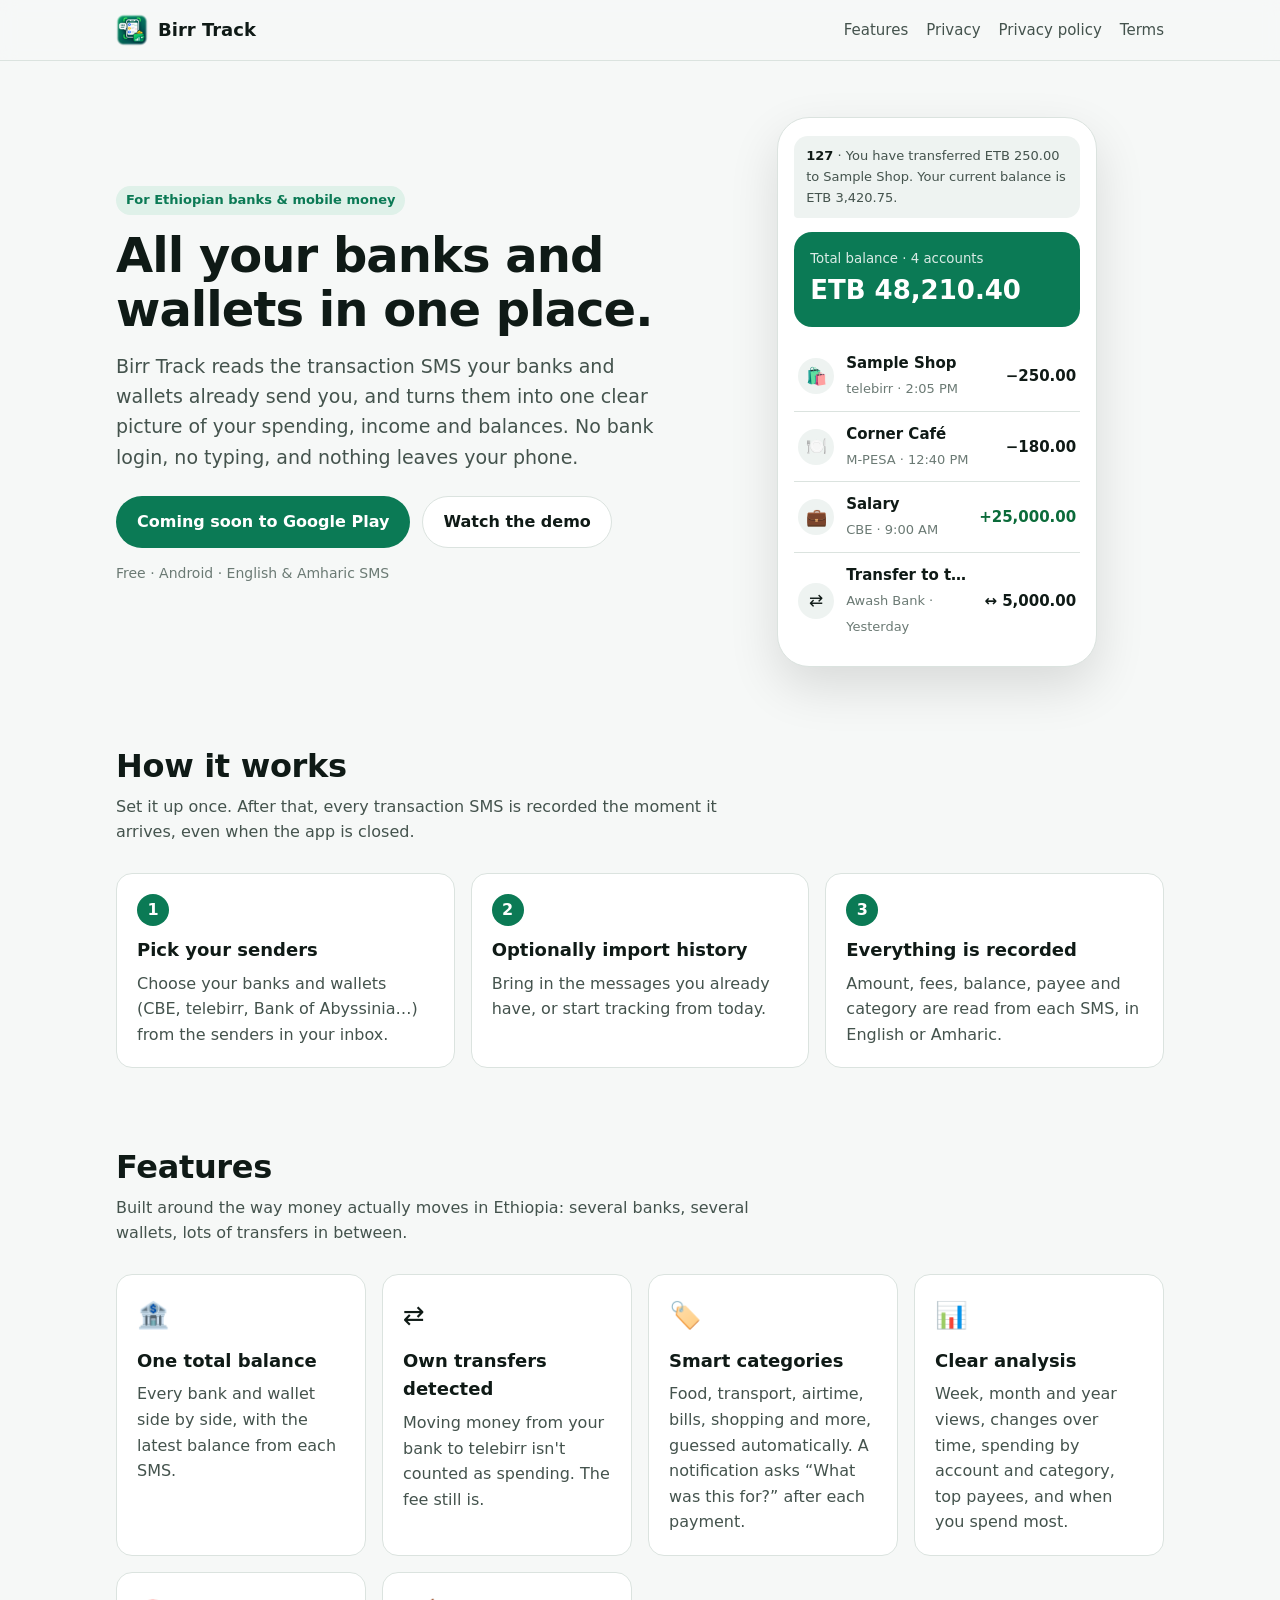
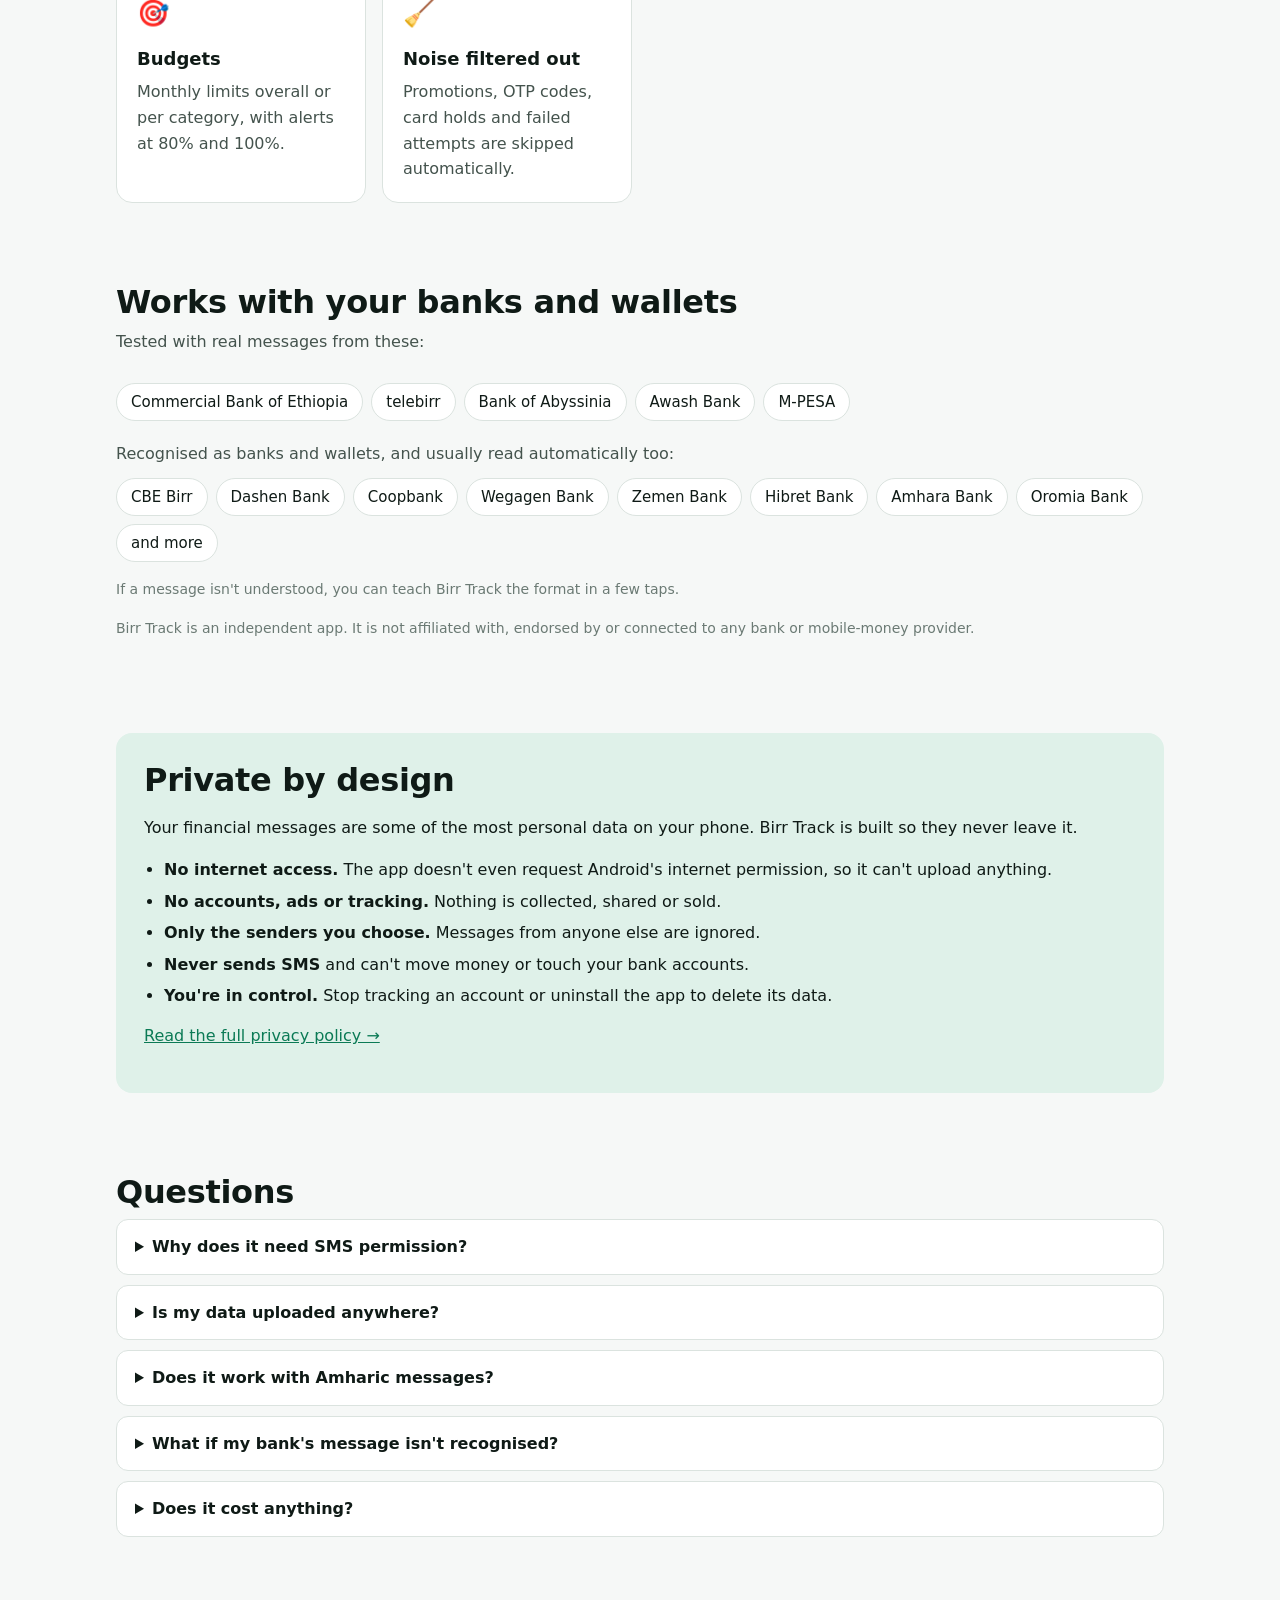
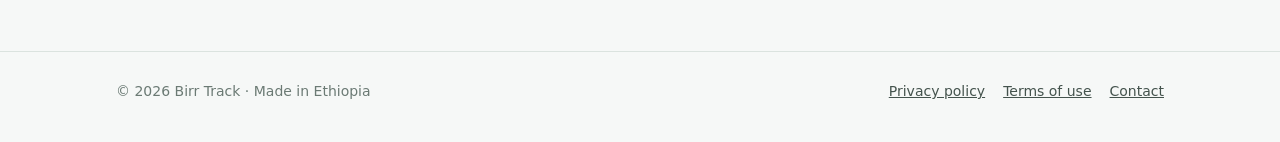
<file: index.html>
<!doctype html>
<html lang="en">
<head>
<meta charset="utf-8">
<meta name="viewport" content="width=device-width, initial-scale=1">
<title>Birr Track: all your banks and wallets in one place</title>
<meta name="description" content="Birr Track turns the SMS your Ethiopian banks and mobile-money wallets send into one clear record of your spending, income and balances. Private by design: everything stays on your phone.">
<link rel="icon" type="image/png" href="assets/icon.png">
<link rel="stylesheet" href="assets/style.css">
</head>
<body>
<header class="site-header">
  <div class="wrap">
    <a class="brand" href="./"><img src="assets/icon.png" alt="">Birr Track</a>
    <nav class="site-nav" aria-label="Main">
      <a class="optional" href="#features">Features</a>
      <a class="optional" href="#privacy">Privacy</a>
      <a href="privacy/">Privacy policy</a>
      <a href="terms/">Terms</a>
    </nav>
  </div>
</header>

<main>
  <div class="hero">
    <div class="wrap">
      <div>
        <span class="eyebrow">For Ethiopian banks &amp; mobile money</span>
        <h1>All your banks and wallets in one place.</h1>
        <p class="lead">Birr Track reads the transaction SMS your banks and wallets already send you, and turns them into one clear picture of your spending, income and balances. No bank login, no typing, and nothing leaves your phone.</p>
        <div class="cta">
          <span class="btn btn-primary" aria-disabled="true">Coming soon to Google Play</span>
          <a class="btn btn-ghost" href="demo/">Watch the demo</a>
        </div>
        <p class="note">Free · Android · English &amp; Amharic SMS</p>
      </div>
      <div aria-hidden="true">
        <div class="phone">
          <div class="sms"><b>127</b> · You have transferred ETB 250.00 to Sample Shop. Your current balance is ETB 3,420.75.</div>
          <div class="bal"><small>Total balance · 4 accounts</small><strong>ETB 48,210.40</strong></div>
          <div class="txn"><div class="ic">🛍️</div><div class="who"><b>Sample Shop</b><span>telebirr · 2:05 PM</span></div><div class="amt debit">−250.00</div></div>
          <div class="txn"><div class="ic">🍽️</div><div class="who"><b>Corner Café</b><span>M-PESA · 12:40 PM</span></div><div class="amt debit">−180.00</div></div>
          <div class="txn"><div class="ic">💼</div><div class="who"><b>Salary</b><span>CBE · 9:00 AM</span></div><div class="amt credit">+25,000.00</div></div>
          <div class="txn"><div class="ic">⇄</div><div class="who"><b>Transfer to telebirr</b><span>Awash Bank · Yesterday</span></div><div class="amt debit">↔ 5,000.00</div></div>
        </div>
      </div>
    </div>
  </div>

  <section id="how">
    <div class="wrap">
      <h2>How it works</h2>
      <p class="section-lead">Set it up once. After that, every transaction SMS is recorded the moment it arrives, even when the app is closed.</p>
      <div class="steps">
        <div class="card"><h3>Pick your senders</h3><p>Choose your banks and wallets (CBE, telebirr, Bank of Abyssinia…) from the senders in your inbox.</p></div>
        <div class="card"><h3>Optionally import history</h3><p>Bring in the messages you already have, or start tracking from today.</p></div>
        <div class="card"><h3>Everything is recorded</h3><p>Amount, fees, balance, payee and category are read from each SMS, in English or Amharic.</p></div>
      </div>
    </div>
  </section>

  <section id="features">
    <div class="wrap">
      <h2>Features</h2>
      <p class="section-lead">Built around the way money actually moves in Ethiopia: several banks, several wallets, lots of transfers in between.</p>
      <div class="grid">
        <div class="card"><div class="emoji">🏦</div><h3>One total balance</h3><p>Every bank and wallet side by side, with the latest balance from each SMS.</p></div>
        <div class="card"><div class="emoji">⇄</div><h3>Own transfers detected</h3><p>Moving money from your bank to telebirr isn't counted as spending. The fee still is.</p></div>
        <div class="card"><div class="emoji">🏷️</div><h3>Smart categories</h3><p>Food, transport, airtime, bills, shopping and more, guessed automatically. A notification asks “What was this for?” after each payment.</p></div>
        <div class="card"><div class="emoji">📊</div><h3>Clear analysis</h3><p>Week, month and year views, changes over time, spending by account and category, top payees, and when you spend most.</p></div>
        <div class="card"><div class="emoji">🎯</div><h3>Budgets</h3><p>Monthly limits overall or per category, with alerts at 80% and 100%.</p></div>
        <div class="card"><div class="emoji">🧹</div><h3>Noise filtered out</h3><p>Promotions, OTP codes, card holds and failed attempts are skipped automatically.</p></div>
      </div>
    </div>
  </section>

  <section id="banks">
    <div class="wrap">
      <h2>Works with your banks and wallets</h2>
      <p class="section-lead">Tested with real messages from these:</p>
      <div class="chips">
        <span class="chip">Commercial Bank of Ethiopia</span><span class="chip">telebirr</span><span class="chip">Bank of Abyssinia</span><span class="chip">Awash Bank</span><span class="chip">M-PESA</span>
      </div>
      <p class="section-lead" style="margin:20px 0 12px">Recognised as banks and wallets, and usually read automatically too:</p>
      <div class="chips">
        <span class="chip">CBE Birr</span><span class="chip">Dashen Bank</span><span class="chip">Coopbank</span><span class="chip">Wegagen Bank</span><span class="chip">Zemen Bank</span><span class="chip">Hibret Bank</span><span class="chip">Amhara Bank</span><span class="chip">Oromia Bank</span><span class="chip">and more</span>
      </div>
      <p class="note" style="margin-top:16px">If a message isn't understood, you can teach Birr Track the format in a few taps.</p>
      <p class="note" style="margin-top:16px">Birr Track is an independent app. It is not affiliated with, endorsed by or connected to any bank or mobile-money provider.</p>
    </div>
  </section>

  <section id="privacy">
    <div class="wrap">
      <div class="promise">
        <h2>Private by design</h2>
        <p>Your financial messages are some of the most personal data on your phone. Birr Track is built so they never leave it.</p>
        <ul>
          <li><strong>No internet access.</strong> The app doesn't even request Android's internet permission, so it can't upload anything.</li>
          <li><strong>No accounts, ads or tracking.</strong> Nothing is collected, shared or sold.</li>
          <li><strong>Only the senders you choose.</strong> Messages from anyone else are ignored.</li>
          <li><strong>Never sends SMS</strong> and can't move money or touch your bank accounts.</li>
          <li><strong>You're in control.</strong> Stop tracking an account or uninstall the app to delete its data.</li>
        </ul>
        <p style="margin-top:14px"><a href="privacy/">Read the full privacy policy →</a></p>
      </div>
    </div>
  </section>

  <section id="faq">
    <div class="wrap">
      <h2>Questions</h2>
      <details><summary>Why does it need SMS permission?</summary><p>Banks and wallets send an SMS for every transaction. Reading those messages is the only way the app can see your transactions without your bank password. It reads your inbox once to list senders, then only the senders you choose.</p></details>
      <details><summary>Is my data uploaded anywhere?</summary><p>No. The app has no internet permission, so it physically can't send data. Everything is stored in the app's private storage on your phone.</p></details>
      <details><summary>Does it work with Amharic messages?</summary><p>Yes. It understands English and Amharic transaction messages, including amounts in ብር, balances (ቀሪ ሒሳብ) and fees.</p></details>
      <details><summary>What if my bank's message isn't recognised?</summary><p>It goes to a “Needs review” list. Tap the amount and balance in the message once, and Birr Track remembers that format for that sender.</p></details>
      <details><summary>Does it cost anything?</summary><p>No. Birr Track is free, with no ads and no in-app purchases.</p></details>
    </div>
  </section>
</main>

<footer class="site-footer">
  <div class="wrap">
    <span>© 2026 Birr Track · Made in Ethiopia</span>
    <nav aria-label="Footer">
      <a href="privacy/">Privacy policy</a>
      <a href="terms/">Terms of use</a>
      <a href="mailto:olanizo.yt@gmail.com">Contact</a>
    </nav>
  </div>
</footer>
</body>
</html>
</file>
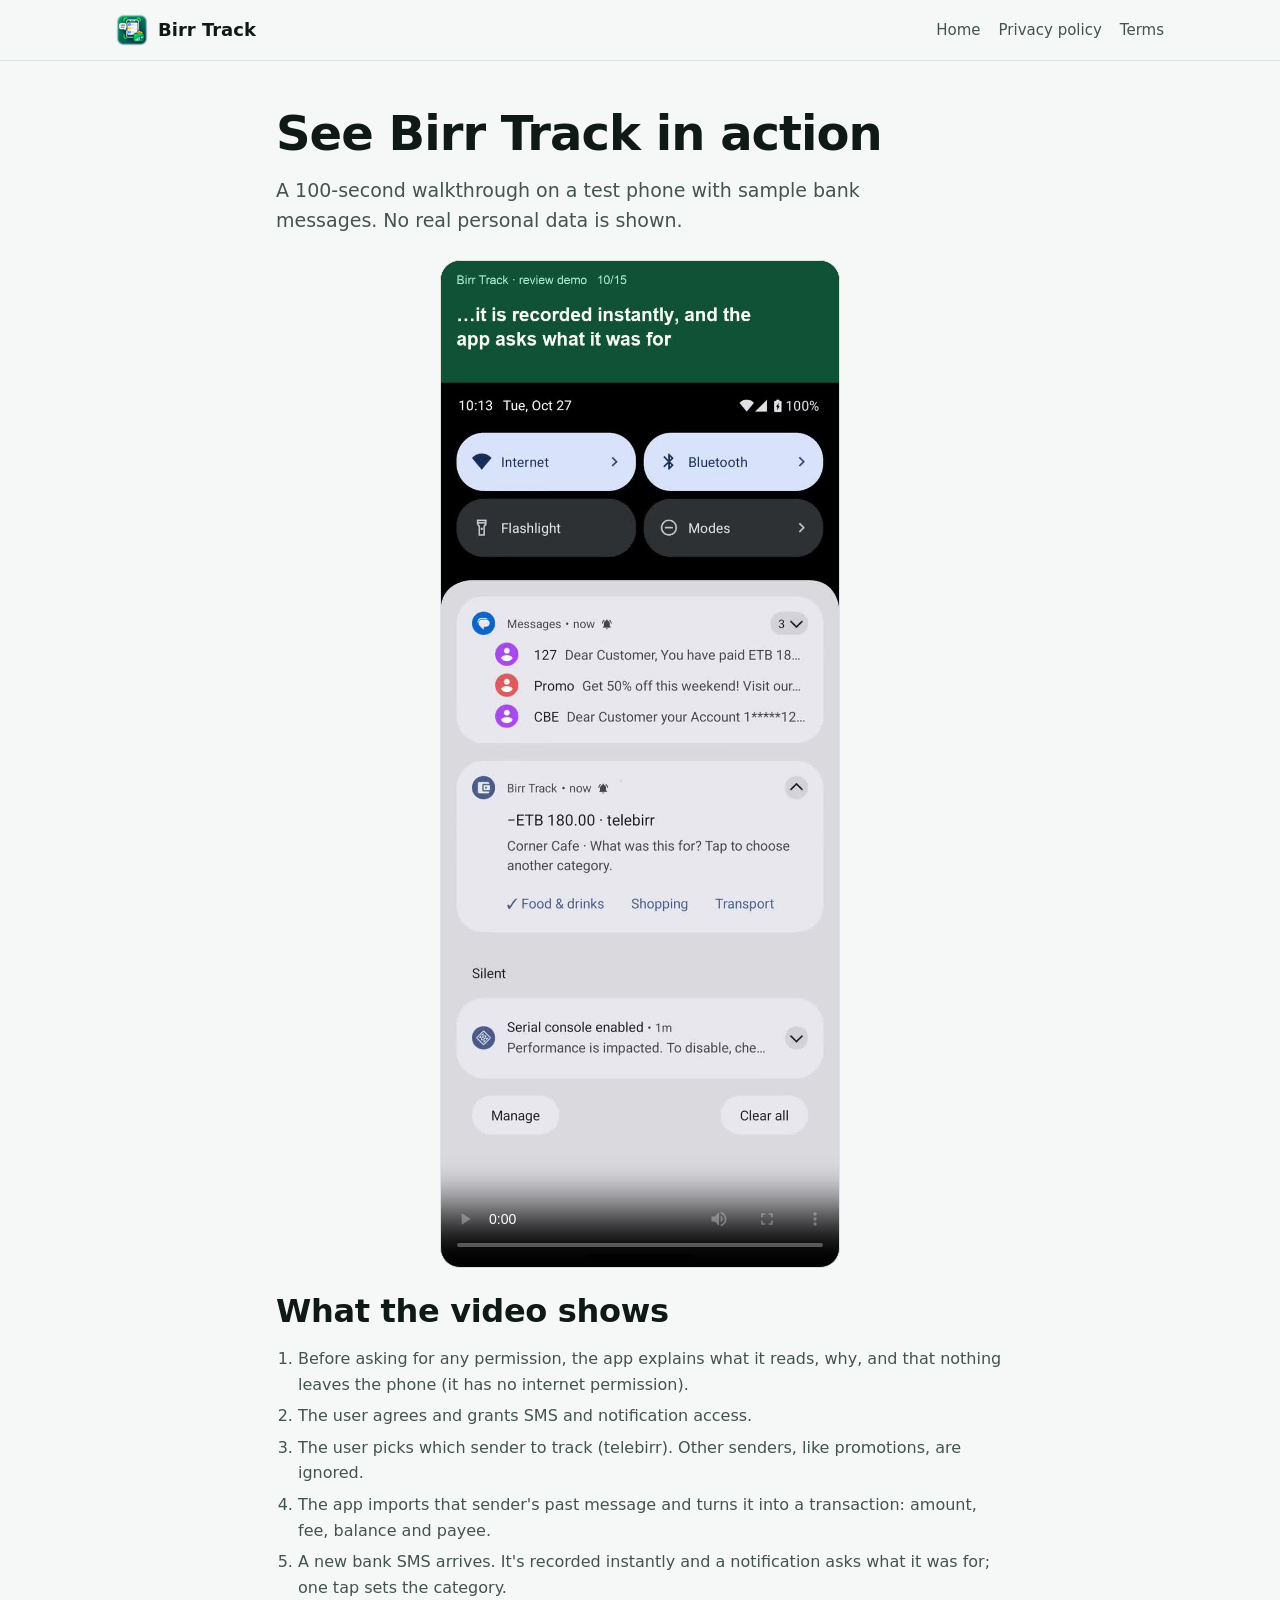
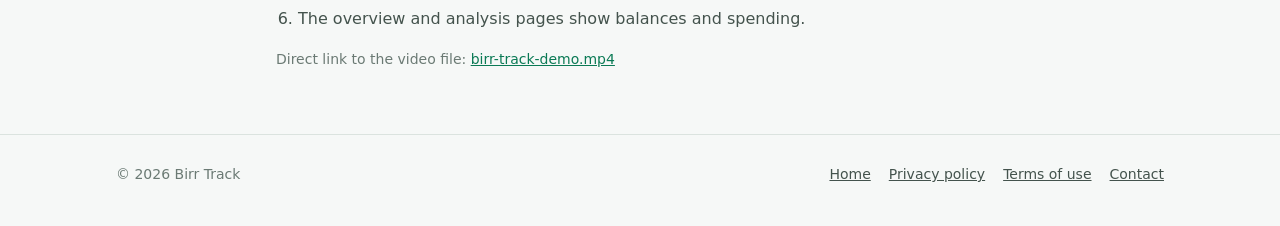
<file: demo/index.html>
<!doctype html>
<html lang="en">
<head>
<meta charset="utf-8">
<meta name="viewport" content="width=device-width, initial-scale=1">
<title>Birr Track demo</title>
<meta name="description" content="A 100-second walkthrough of Birr Track: consent, choosing a bank sender, and turning bank SMS into transactions on the device.">
<link rel="icon" type="image/png" href="../assets/icon.png">
<link rel="stylesheet" href="../assets/style.css">
<style>
  .demo { max-width: 760px; padding-top: 32px; }
  .demo video { display: block; width: min(400px, 100%); margin: 24px auto; border-radius: 20px; border: 1px solid var(--border); background: #000; }
  .demo ol { color: var(--text-2); padding-left: 22px; }
  .demo li { margin: 6px 0; }
</style>
</head>
<body>
<header class="site-header">
  <div class="wrap">
    <a class="brand" href="../"><img src="../assets/icon.png" alt="">Birr Track</a>
    <nav class="site-nav" aria-label="Main">
      <a class="optional" href="../">Home</a>
      <a href="../privacy/">Privacy policy</a>
      <a href="../terms/">Terms</a>
    </nav>
  </div>
</header>

<main class="wrap demo">
  <h1>See Birr Track in action</h1>
  <p class="lead">A 100-second walkthrough on a test phone with sample bank messages. No real personal data is shown.</p>
  <video controls playsinline preload="metadata" poster="poster.jpg">
    <source src="birr-track-demo.mp4" type="video/mp4">
    Your browser can't play this video. <a href="birr-track-demo.mp4">Download it (MP4, 2 MB)</a>.
  </video>
  <h2>What the video shows</h2>
  <ol>
    <li>Before asking for any permission, the app explains what it reads, why, and that nothing leaves the phone (it has no internet permission).</li>
    <li>The user agrees and grants SMS and notification access.</li>
    <li>The user picks which sender to track (telebirr). Other senders, like promotions, are ignored.</li>
    <li>The app imports that sender's past message and turns it into a transaction: amount, fee, balance and payee.</li>
    <li>A new bank SMS arrives. It's recorded instantly and a notification asks what it was for; one tap sets the category.</li>
    <li>The overview and analysis pages show balances and spending.</li>
  </ol>
  <p class="note">Direct link to the video file: <a href="birr-track-demo.mp4">birr-track-demo.mp4</a></p>
</main>

<footer class="site-footer">
  <div class="wrap">
    <span>© 2026 Birr Track</span>
    <nav aria-label="Footer">
      <a href="../">Home</a>
      <a href="../privacy/">Privacy policy</a>
      <a href="../terms/">Terms of use</a>
      <a href="mailto:olanizo.yt@gmail.com">Contact</a>
    </nav>
  </div>
</footer>
</body>
</html>
</file>
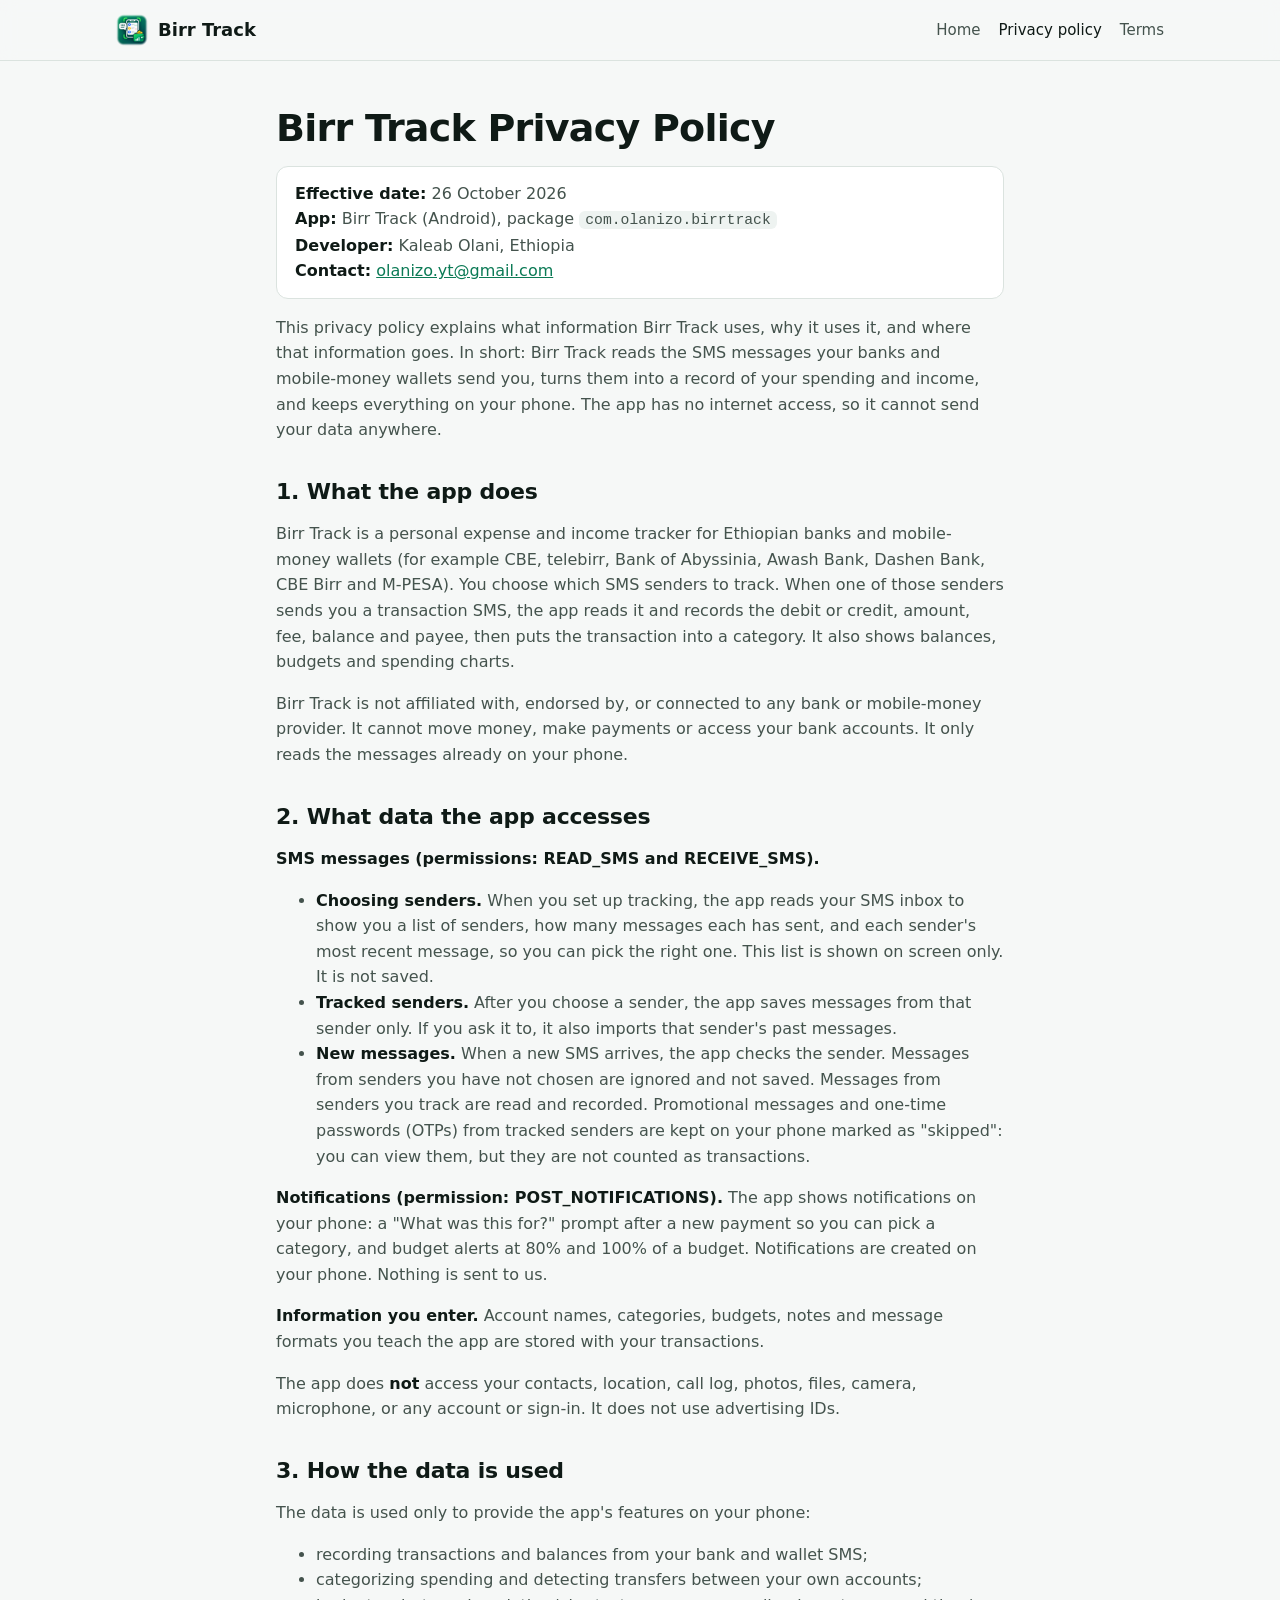
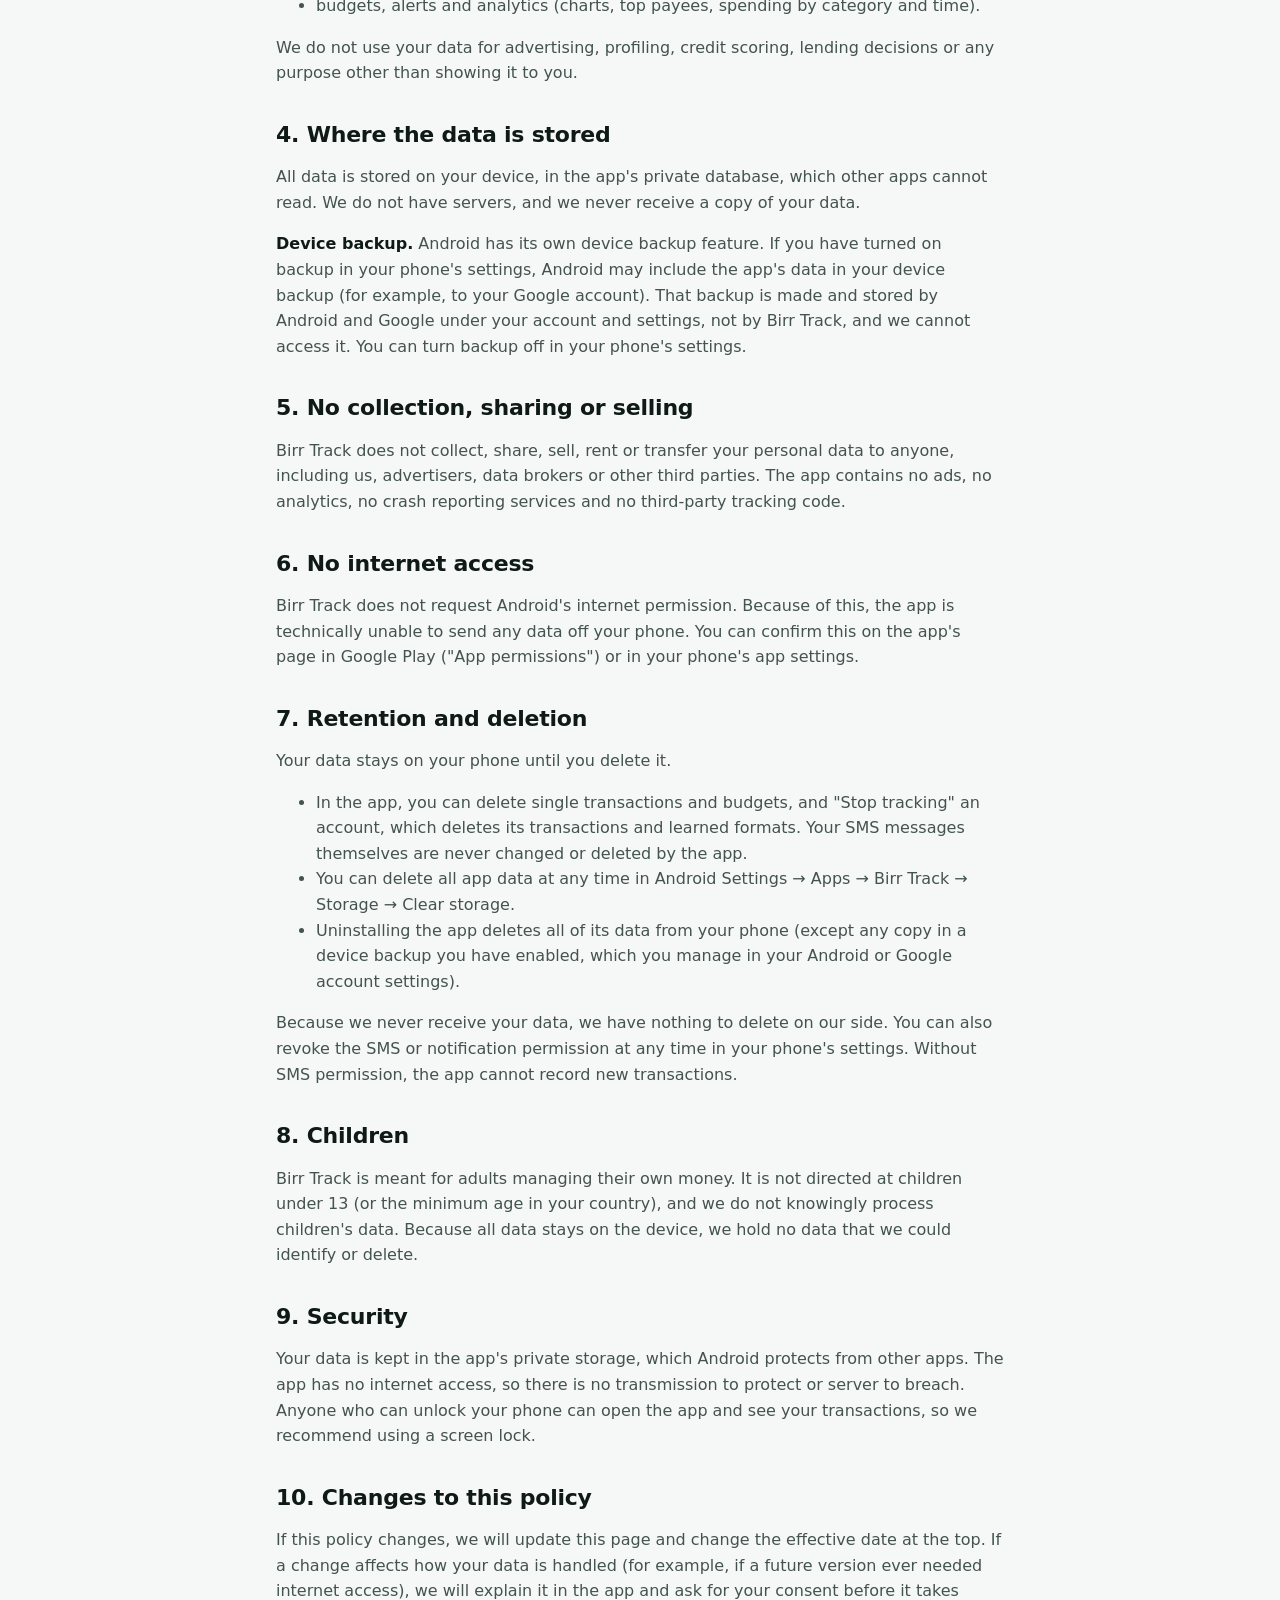
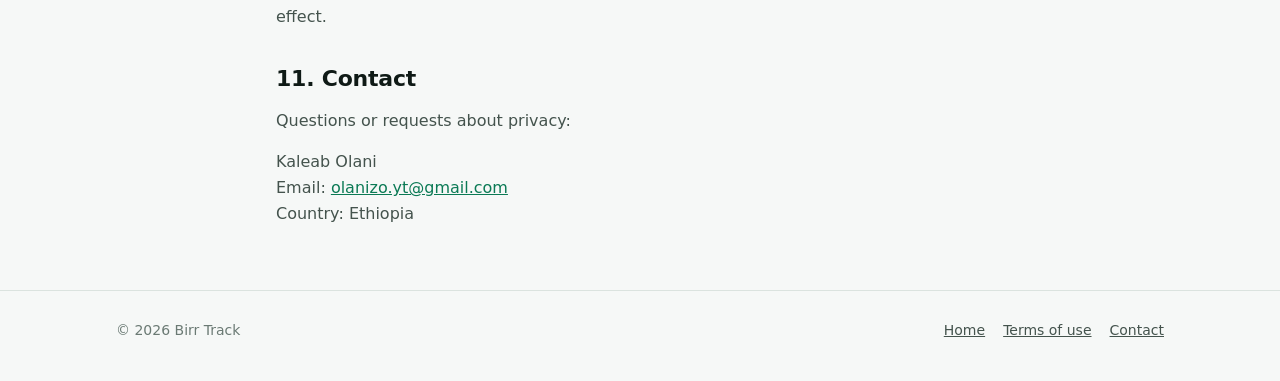
<file: privacy/index.html>
<!doctype html>
<html lang="en">
<head>
<meta charset="utf-8">
<meta name="viewport" content="width=device-width, initial-scale=1">
<title>Birr Track Privacy Policy</title>
<meta name="description" content="How Birr Track handles your SMS and financial data: everything stays on your phone.">
<link rel="icon" type="image/png" href="../assets/icon.png">
<link rel="stylesheet" href="../assets/style.css">
</head>
<body>
<header class="site-header">
  <div class="wrap">
    <a class="brand" href="../"><img src="../assets/icon.png" alt="">Birr Track</a>
    <nav class="site-nav" aria-label="Main">
      <a class="optional" href="../">Home</a>
      <a href="./" aria-current="page">Privacy policy</a>
      <a href="../terms/">Terms</a>
    </nav>
  </div>
</header>

<main class="wrap doc">
<h1>Birr Track Privacy Policy</h1>
<p class="meta"><strong>Effective date:</strong> 26 October 2026<br>
<strong>App:</strong> Birr Track (Android), package <code>com.olanizo.birrtrack</code><br>
<strong>Developer:</strong> Kaleab Olani, Ethiopia<br>
<strong>Contact:</strong> <a href="mailto:olanizo.yt@gmail.com">olanizo.yt@gmail.com</a></p>
<p>This privacy policy explains what information Birr Track uses, why it uses it, and where that information goes. In short: Birr Track reads the SMS messages your banks and mobile-money wallets send you, turns them into a record of your spending and income, and keeps everything on your phone. The app has no internet access, so it cannot send your data anywhere.</p>
<h2>1. What the app does</h2>
<p>Birr Track is a personal expense and income tracker for Ethiopian banks and mobile-money wallets (for example CBE, telebirr, Bank of Abyssinia, Awash Bank, Dashen Bank, CBE Birr and M-PESA). You choose which SMS senders to track. When one of those senders sends you a transaction SMS, the app reads it and records the debit or credit, amount, fee, balance and payee, then puts the transaction into a category. It also shows balances, budgets and spending charts.</p>
<p>Birr Track is not affiliated with, endorsed by, or connected to any bank or mobile-money provider. It cannot move money, make payments or access your bank accounts. It only reads the messages already on your phone.</p>
<h2>2. What data the app accesses</h2>
<p><strong>SMS messages (permissions: READ_SMS and RECEIVE_SMS).</strong></p>
<ul>
<li><strong>Choosing senders.</strong> When you set up tracking, the app reads your SMS inbox to show you a list of senders, how many messages each has sent, and each sender's most recent message, so you can pick the right one. This list is shown on screen only. It is not saved.</li>
<li><strong>Tracked senders.</strong> After you choose a sender, the app saves messages from that sender only. If you ask it to, it also imports that sender's past messages.</li>
<li><strong>New messages.</strong> When a new SMS arrives, the app checks the sender. Messages from senders you have not chosen are ignored and not saved. Messages from senders you track are read and recorded. Promotional messages and one-time passwords (OTPs) from tracked senders are kept on your phone marked as "skipped": you can view them, but they are not counted as transactions.</li>
</ul>
<p><strong>Notifications (permission: POST_NOTIFICATIONS).</strong> The app shows notifications on your phone: a "What was this for?" prompt after a new payment so you can pick a category, and budget alerts at 80% and 100% of a budget. Notifications are created on your phone. Nothing is sent to us.</p>
<p><strong>Information you enter.</strong> Account names, categories, budgets, notes and message formats you teach the app are stored with your transactions.</p>
<p>The app does <strong>not</strong> access your contacts, location, call log, photos, files, camera, microphone, or any account or sign-in. It does not use advertising IDs.</p>
<h2>3. How the data is used</h2>
<p>The data is used only to provide the app's features on your phone:</p>
<ul>
<li>recording transactions and balances from your bank and wallet SMS;</li>
<li>categorizing spending and detecting transfers between your own accounts;</li>
<li>budgets, alerts and analytics (charts, top payees, spending by category and time).</li>
</ul>
<p>We do not use your data for advertising, profiling, credit scoring, lending decisions or any purpose other than showing it to you.</p>
<h2>4. Where the data is stored</h2>
<p>All data is stored on your device, in the app's private database, which other apps cannot read. We do not have servers, and we never receive a copy of your data.</p>
<p><strong>Device backup.</strong> Android has its own device backup feature. If you have turned on backup in your phone's settings, Android may include the app's data in your device backup (for example, to your Google account). That backup is made and stored by Android and Google under your account and settings, not by Birr Track, and we cannot access it. You can turn backup off in your phone's settings.</p>
<h2>5. No collection, sharing or selling</h2>
<p>Birr Track does not collect, share, sell, rent or transfer your personal data to anyone, including us, advertisers, data brokers or other third parties. The app contains no ads, no analytics, no crash reporting services and no third-party tracking code.</p>
<h2>6. No internet access</h2>
<p>Birr Track does not request Android's internet permission. Because of this, the app is technically unable to send any data off your phone. You can confirm this on the app's page in Google Play ("App permissions") or in your phone's app settings.</p>
<h2>7. Retention and deletion</h2>
<p>Your data stays on your phone until you delete it.</p>
<ul>
<li>In the app, you can delete single transactions and budgets, and "Stop tracking" an account, which deletes its transactions and learned formats. Your SMS messages themselves are never changed or deleted by the app.</li>
<li>You can delete all app data at any time in Android Settings → Apps → Birr Track → Storage → Clear storage.</li>
<li>Uninstalling the app deletes all of its data from your phone (except any copy in a device backup you have enabled, which you manage in your Android or Google account settings).</li>
</ul>
<p>Because we never receive your data, we have nothing to delete on our side. You can also revoke the SMS or notification permission at any time in your phone's settings. Without SMS permission, the app cannot record new transactions.</p>
<h2>8. Children</h2>
<p>Birr Track is meant for adults managing their own money. It is not directed at children under 13 (or the minimum age in your country), and we do not knowingly process children's data. Because all data stays on the device, we hold no data that we could identify or delete.</p>
<h2>9. Security</h2>
<p>Your data is kept in the app's private storage, which Android protects from other apps. The app has no internet access, so there is no transmission to protect or server to breach. Anyone who can unlock your phone can open the app and see your transactions, so we recommend using a screen lock.</p>
<h2>10. Changes to this policy</h2>
<p>If this policy changes, we will update this page and change the effective date at the top. If a change affects how your data is handled (for example, if a future version ever needed internet access), we will explain it in the app and ask for your consent before it takes effect.</p>
<h2 id="contact">11. Contact</h2>
<p>Questions or requests about privacy:</p>
<p>Kaleab Olani<br>
Email: <a href="mailto:olanizo.yt@gmail.com">olanizo.yt@gmail.com</a><br>
Country: Ethiopia</p>
</main>

<footer class="site-footer">
  <div class="wrap">
    <span>© 2026 Birr Track</span>
    <nav aria-label="Footer">
      <a href="../">Home</a>
      <a href="../terms/">Terms of use</a>
      <a href="mailto:olanizo.yt@gmail.com">Contact</a>
    </nav>
  </div>
</footer>
</body>
</html>
</file>
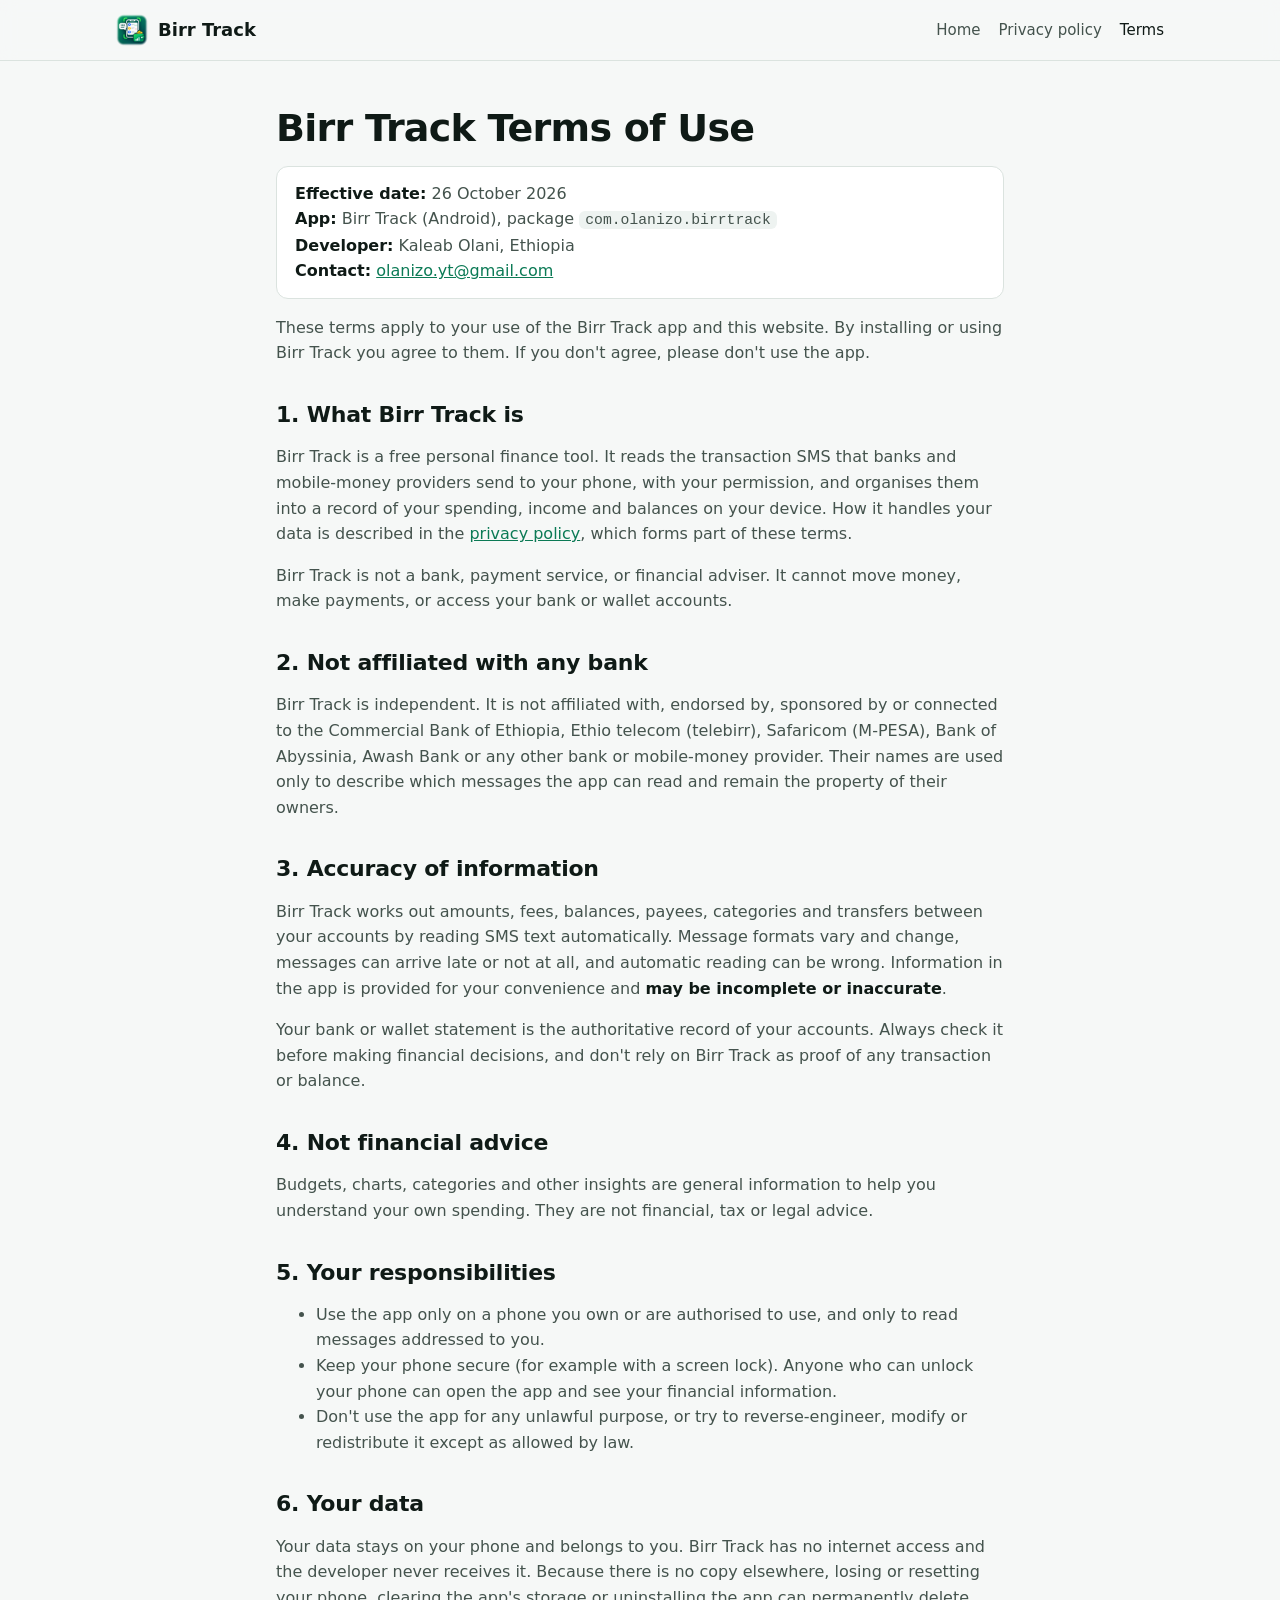
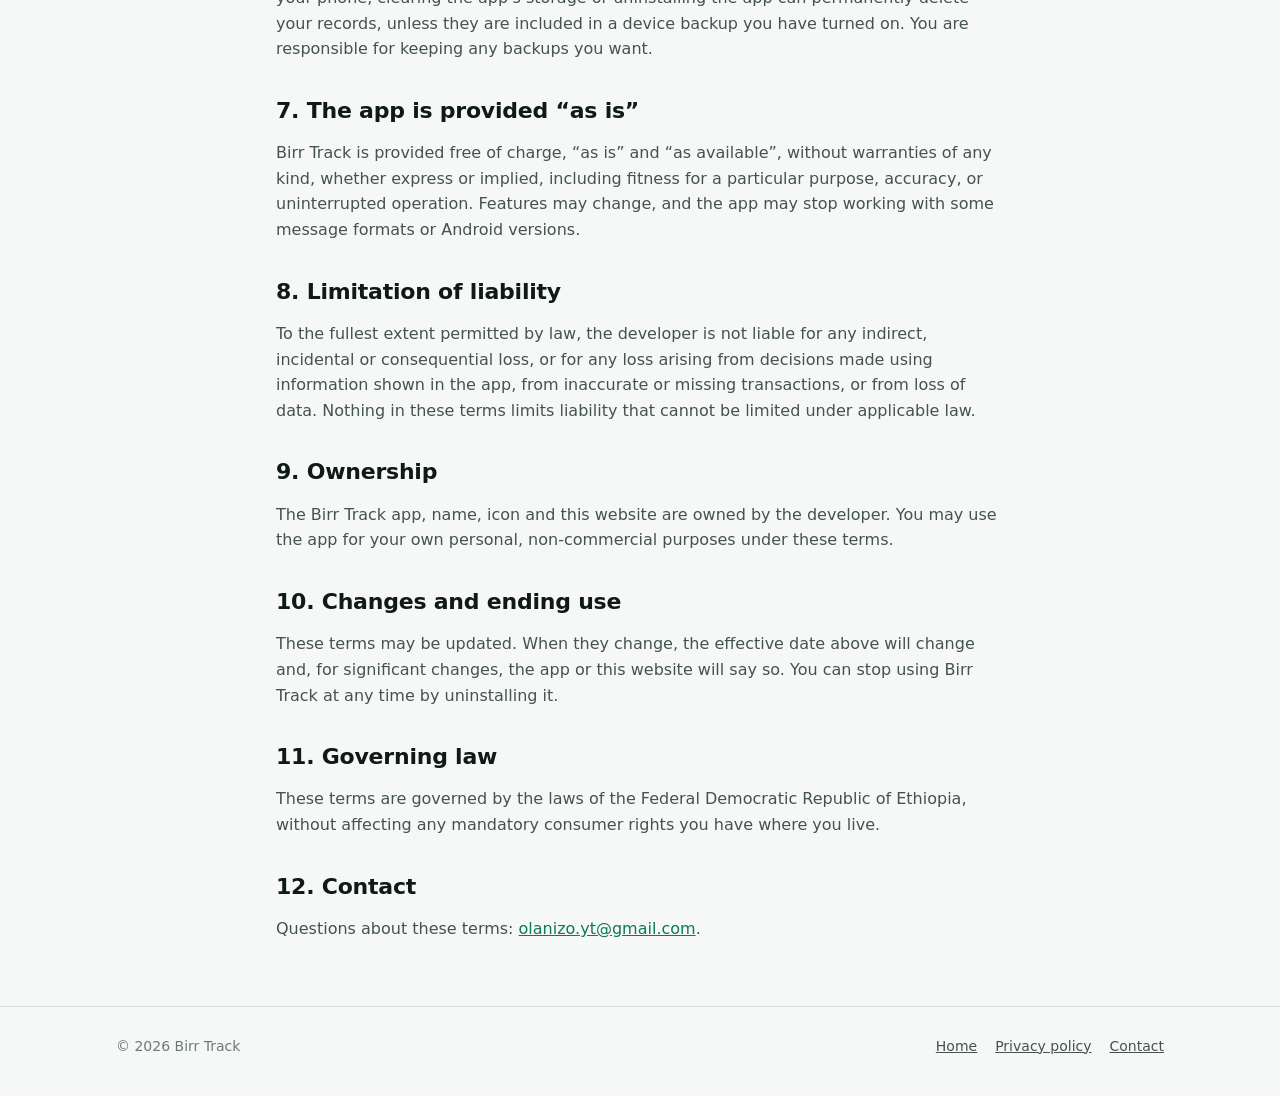
<file: terms/index.html>
<!doctype html>
<html lang="en">
<head>
<meta charset="utf-8">
<meta name="viewport" content="width=device-width, initial-scale=1">
<title>Birr Track Terms of Use</title>
<meta name="description" content="Terms of use for the Birr Track Android app.">
<link rel="icon" type="image/png" href="../assets/icon.png">
<link rel="stylesheet" href="../assets/style.css">
</head>
<body>
<header class="site-header">
  <div class="wrap">
    <a class="brand" href="../"><img src="../assets/icon.png" alt="">Birr Track</a>
    <nav class="site-nav" aria-label="Main">
      <a class="optional" href="../">Home</a>
      <a href="../privacy/">Privacy policy</a>
      <a href="./" aria-current="page">Terms</a>
    </nav>
  </div>
</header>

<main class="wrap doc">
<h1>Birr Track Terms of Use</h1>
<p class="meta"><strong>Effective date:</strong> 26 October 2026<br>
<strong>App:</strong> Birr Track (Android), package <code>com.olanizo.birrtrack</code><br>
<strong>Developer:</strong> Kaleab Olani, Ethiopia<br>
<strong>Contact:</strong> <a href="mailto:olanizo.yt@gmail.com">olanizo.yt@gmail.com</a></p>

<p>These terms apply to your use of the Birr Track app and this website. By installing or using Birr Track you agree to them. If you don't agree, please don't use the app.</p>

<h2>1. What Birr Track is</h2>
<p>Birr Track is a free personal finance tool. It reads the transaction SMS that banks and mobile-money providers send to your phone, with your permission, and organises them into a record of your spending, income and balances on your device. How it handles your data is described in the <a href="../privacy/">privacy policy</a>, which forms part of these terms.</p>
<p>Birr Track is not a bank, payment service, or financial adviser. It cannot move money, make payments, or access your bank or wallet accounts.</p>

<h2>2. Not affiliated with any bank</h2>
<p>Birr Track is independent. It is not affiliated with, endorsed by, sponsored by or connected to the Commercial Bank of Ethiopia, Ethio telecom (telebirr), Safaricom (M-PESA), Bank of Abyssinia, Awash Bank or any other bank or mobile-money provider. Their names are used only to describe which messages the app can read and remain the property of their owners.</p>

<h2>3. Accuracy of information</h2>
<p>Birr Track works out amounts, fees, balances, payees, categories and transfers between your accounts by reading SMS text automatically. Message formats vary and change, messages can arrive late or not at all, and automatic reading can be wrong. Information in the app is provided for your convenience and <strong>may be incomplete or inaccurate</strong>.</p>
<p>Your bank or wallet statement is the authoritative record of your accounts. Always check it before making financial decisions, and don't rely on Birr Track as proof of any transaction or balance.</p>

<h2>4. Not financial advice</h2>
<p>Budgets, charts, categories and other insights are general information to help you understand your own spending. They are not financial, tax or legal advice.</p>

<h2>5. Your responsibilities</h2>
<ul>
  <li>Use the app only on a phone you own or are authorised to use, and only to read messages addressed to you.</li>
  <li>Keep your phone secure (for example with a screen lock). Anyone who can unlock your phone can open the app and see your financial information.</li>
  <li>Don't use the app for any unlawful purpose, or try to reverse-engineer, modify or redistribute it except as allowed by law.</li>
</ul>

<h2>6. Your data</h2>
<p>Your data stays on your phone and belongs to you. Birr Track has no internet access and the developer never receives it. Because there is no copy elsewhere, losing or resetting your phone, clearing the app's storage or uninstalling the app can permanently delete your records, unless they are included in a device backup you have turned on. You are responsible for keeping any backups you want.</p>

<h2>7. The app is provided “as is”</h2>
<p>Birr Track is provided free of charge, “as is” and “as available”, without warranties of any kind, whether express or implied, including fitness for a particular purpose, accuracy, or uninterrupted operation. Features may change, and the app may stop working with some message formats or Android versions.</p>

<h2>8. Limitation of liability</h2>
<p>To the fullest extent permitted by law, the developer is not liable for any indirect, incidental or consequential loss, or for any loss arising from decisions made using information shown in the app, from inaccurate or missing transactions, or from loss of data. Nothing in these terms limits liability that cannot be limited under applicable law.</p>

<h2>9. Ownership</h2>
<p>The Birr Track app, name, icon and this website are owned by the developer. You may use the app for your own personal, non-commercial purposes under these terms.</p>

<h2>10. Changes and ending use</h2>
<p>These terms may be updated. When they change, the effective date above will change and, for significant changes, the app or this website will say so. You can stop using Birr Track at any time by uninstalling it.</p>

<h2>11. Governing law</h2>
<p>These terms are governed by the laws of the Federal Democratic Republic of Ethiopia, without affecting any mandatory consumer rights you have where you live.</p>

<h2>12. Contact</h2>
<p>Questions about these terms: <a href="mailto:olanizo.yt@gmail.com">olanizo.yt@gmail.com</a>.</p>
</main>

<footer class="site-footer">
  <div class="wrap">
    <span>© 2026 Birr Track</span>
    <nav aria-label="Footer">
      <a href="../">Home</a>
      <a href="../privacy/">Privacy policy</a>
      <a href="mailto:olanizo.yt@gmail.com">Contact</a>
    </nav>
  </div>
</footer>
</body>
</html>
</file>
<file: assets/style.css>
/* Birr Track website. Colours as tokens; dark mode follows the system. */
:root {
  --bg: #f6f8f7;
  --surface: #ffffff;
  --surface-2: #eef3f1;
  --text: #0f1a16;
  --text-2: #44534d;
  --muted: #6b7a74;
  --border: #dbe3df;
  --brand: #0b7a55;
  --brand-ink: #ffffff;
  --brand-soft: #dff1e9;
  --debit: #b4232c;
  --credit: #0b6b3a;
  --radius: 16px;
  --max: 1080px;
  color-scheme: light;
}
@media (prefers-color-scheme: dark) {
  :root {
    --bg: #0e1412;
    --surface: #151d1a;
    --surface-2: #1c2622;
    --text: #e9efec;
    --text-2: #b9c6c0;
    --muted: #8a9a93;
    --border: #2a3632;
    --brand: #3fbf8b;
    --brand-ink: #062118;
    --brand-soft: #173a2d;
    --debit: #ff8a8f;
    --credit: #6fdc9f;
    color-scheme: dark;
  }
}

* { box-sizing: border-box; }
html { -webkit-text-size-adjust: 100%; }
body {
  margin: 0;
  background: var(--bg);
  color: var(--text);
  font: 16px/1.6 system-ui, -apple-system, "Segoe UI", Roboto, "Noto Sans Ethiopic", "Noto Sans", sans-serif;
}
a { color: var(--brand); }
img { max-width: 100%; }
.wrap { max-width: var(--max); margin: 0 auto; padding: 0 16px; }

/* Header & footer */
.site-header { position: sticky; top: 0; z-index: 10; background: color-mix(in srgb, var(--bg) 88%, transparent); backdrop-filter: blur(8px); border-bottom: 1px solid var(--border); }
.site-header .wrap { display: flex; align-items: center; justify-content: space-between; height: 60px; gap: 12px; }
.brand { display: flex; align-items: center; gap: 10px; text-decoration: none; color: var(--text); font-weight: 700; font-size: 18px; }
.brand img { width: 32px; height: 32px; border-radius: 8px; }
.site-nav { display: flex; gap: 18px; }
.site-nav a { color: var(--text-2); text-decoration: none; font-size: 15px; }
.site-nav a:hover, .site-nav a[aria-current="page"] { color: var(--text); }
@media (max-width: 560px) { .site-nav .optional { display: none; } .site-nav { gap: 14px; } }

.site-footer { border-top: 1px solid var(--border); margin-top: 64px; padding: 28px 0 40px; color: var(--muted); font-size: 14px; }
.site-footer .wrap { display: flex; flex-wrap: wrap; gap: 12px 24px; justify-content: space-between; }
.site-footer nav { display: flex; gap: 18px; flex-wrap: wrap; }
.site-footer a { color: var(--text-2); }

/* Hero */
.hero { padding: 56px 0 40px; }
.hero .wrap { display: grid; grid-template-columns: 1.1fr 0.9fr; gap: 40px; align-items: center; }
@media (max-width: 820px) { .hero .wrap { grid-template-columns: 1fr; } .hero { padding-top: 32px; } }
.eyebrow { display: inline-block; background: var(--brand-soft); color: var(--brand); font-weight: 600; font-size: 13px; padding: 4px 10px; border-radius: 999px; }
h1 { font-size: clamp(32px, 6vw, 48px); line-height: 1.12; margin: 14px 0 14px; letter-spacing: -0.02em; }
.lead { font-size: 19px; color: var(--text-2); margin: 0 0 24px; max-width: 34em; }
.cta { display: flex; flex-wrap: wrap; gap: 12px; align-items: center; }
.btn { display: inline-flex; align-items: center; gap: 8px; padding: 12px 20px; border-radius: 999px; font-weight: 600; text-decoration: none; border: 1px solid transparent; }
.btn-primary { background: var(--brand); color: var(--brand-ink); }
.btn-ghost { border-color: var(--border); color: var(--text); background: var(--surface); }
.note { color: var(--muted); font-size: 14px; }

/* Phone mock-up (illustrative, invented data) */
.phone { width: min(320px, 100%); margin: 0 auto; background: var(--surface); border: 1px solid var(--border); border-radius: 32px; padding: 18px 16px; box-shadow: 0 20px 50px rgb(0 0 0 / 0.12); }
.phone .bal { background: var(--brand); color: var(--brand-ink); border-radius: 18px; padding: 16px; margin-bottom: 14px; }
.phone .bal small { opacity: 0.85; display: block; }
.phone .bal strong { font-size: 26px; }
.txn { display: flex; align-items: center; gap: 12px; padding: 10px 4px; border-bottom: 1px solid var(--border); }
.txn:last-child { border-bottom: 0; }
.txn .ic { width: 36px; height: 36px; border-radius: 50%; background: var(--surface-2); display: grid; place-items: center; font-size: 17px; flex: none; }
.txn .who { flex: 1; min-width: 0; }
.txn .who b { display: block; font-size: 15px; white-space: nowrap; overflow: hidden; text-overflow: ellipsis; }
.txn .who span { color: var(--muted); font-size: 13px; }
.txn .amt { font-weight: 700; font-variant-numeric: tabular-nums; font-size: 15px; }
.txn .amt.debit { color: var(--text); }
.txn .amt.credit { color: var(--credit); }
.sms { background: var(--surface-2); border-radius: 14px 14px 14px 4px; padding: 10px 12px; font-size: 13px; color: var(--text-2); margin-bottom: 14px; }
.sms b { color: var(--text); }

/* Sections */
section { padding: 40px 0; }
h2 { font-size: clamp(24px, 4vw, 32px); line-height: 1.2; margin: 0 0 8px; letter-spacing: -0.01em; }
.section-lead { color: var(--text-2); margin: 0 0 28px; max-width: 40em; }
.grid { display: grid; gap: 16px; grid-template-columns: repeat(auto-fill, minmax(240px, 1fr)); }
.card { background: var(--surface); border: 1px solid var(--border); border-radius: var(--radius); padding: 20px; }
.card h3 { margin: 10px 0 6px; font-size: 18px; }
.card p { margin: 0; color: var(--text-2); }
.card .emoji { font-size: 26px; }
.steps { counter-reset: step; display: grid; gap: 16px; grid-template-columns: repeat(auto-fit, minmax(220px, 1fr)); }
.steps .card::before { counter-increment: step; content: counter(step); display: inline-grid; place-items: center; width: 32px; height: 32px; border-radius: 50%; background: var(--brand); color: var(--brand-ink); font-weight: 700; }
.chips { display: flex; flex-wrap: wrap; gap: 8px; }
.chip { background: var(--surface); border: 1px solid var(--border); border-radius: 999px; padding: 6px 14px; font-size: 15px; }
.promise { background: var(--brand-soft); border-radius: var(--radius); padding: 28px; }
.promise ul { margin: 12px 0 0; padding-left: 20px; }
.promise li { margin: 6px 0; }
details { background: var(--surface); border: 1px solid var(--border); border-radius: 12px; padding: 14px 18px; margin-bottom: 10px; }
summary { cursor: pointer; font-weight: 600; }
details p { margin: 10px 0 0; color: var(--text-2); }

/* Long-form legal pages */
.doc { max-width: 760px; padding-top: 32px; }
.doc h1 { font-size: clamp(28px, 5vw, 38px); }
.doc h2 { font-size: 22px; margin-top: 36px; }
.doc p, .doc li { color: var(--text-2); }
.doc strong { color: var(--text); }
.doc code { background: var(--surface-2); padding: 1px 6px; border-radius: 6px; font-size: 0.92em; }
.doc .meta { background: var(--surface); border: 1px solid var(--border); border-radius: 12px; padding: 14px 18px; }
</file>
